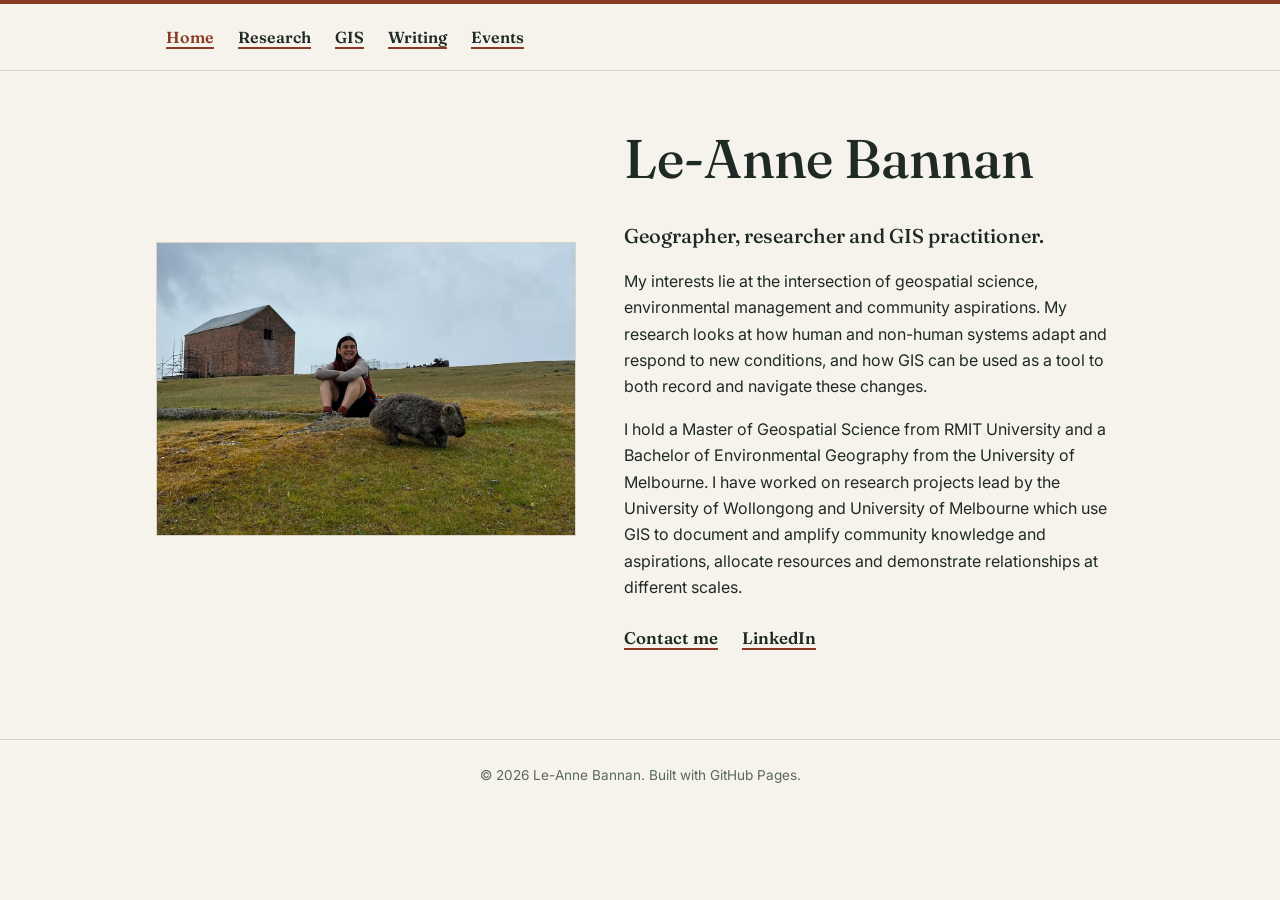
<file: index.html>
<!doctype html>
<html lang="en">
<head>
  <meta charset="utf-8">
  <meta name="viewport" content="width=device-width, initial-scale=1">
  <title>Le-Anne Bannan</title>
  <meta name="description" content="Le-Anne is a Melbourne-based geographer whose work focuses on community-led adaptation, participatory mapping and spatial science.">
  <link rel="preconnect" href="https://fonts.googleapis.com">
  <link rel="preconnect" href="https://fonts.gstatic.com" crossorigin>
  <link href="https://fonts.googleapis.com/css2?family=Fraunces:opsz,wght@9..144,400;9..144,500;9..144,600&family=Inter:wght@400;600&display=swap" rel="stylesheet">
  <link rel="stylesheet" href="style.css">
</head>
<body>
  <header class="site-header">
    <nav class="nav" aria-label="Main">
      <ul>
        <li><a class="link" href="index.html" aria-current="page">Home</a></li>
        <li><a class="link" href="research.html">Research</a></li>
        <li><a class="link" href="gis.html">GIS</a></li>
        <li><a class="link" href="writing.html">Writing</a></li>
        <li><a class="link" href="events.html">Events</a></li>
      </ul>
    </nav>
  </header>

  <main>
    <section class="hero">
      <!-- Put your photo in the images folder and keep this file name, or change it here -->
      <img src="images/profile.jpg" alt="Le sitting on the grass on Maria Island, Tasmania with a wombat walking past and a brick barn behind">
      <div>
        <h1>Le-Anne Bannan</h1>
        <p class="role">Geographer, researcher and GIS practitioner.</p>
        <p>My interests lie at the intersection of geospatial science, environmental management and community aspirations. My research looks at how human and non-human systems adapt and respond to new conditions, and how GIS can be used as a tool to both record and navigate these changes.</p>
        <p>I hold a Master of Geospatial Science from RMIT University and a Bachelor of Environmental Geography from the University of Melbourne. I have worked on research projects lead by the University of Wollongong and University of Melbourne which use GIS to document and amplify community knowledge and aspirations, allocate resources and demonstrate relationships at different scales.</p>
        <div class="links">
          <a class="button" href="mailto:leannebannan@gmail.com">Contact me</a>
          <a class="button" href="https://www.linkedin.com/in/le-anne-bannan" target="_blank" rel="noopener noreferrer">LinkedIn</a>
        </div>
      </div>
    </section>
  </main>

  <footer>&copy; <span id="year"></span> Le-Anne Bannan. Built with GitHub Pages.</footer>
  <script>document.getElementById("year").textContent = new Date().getFullYear();</script>
</body>
</html>
</file>
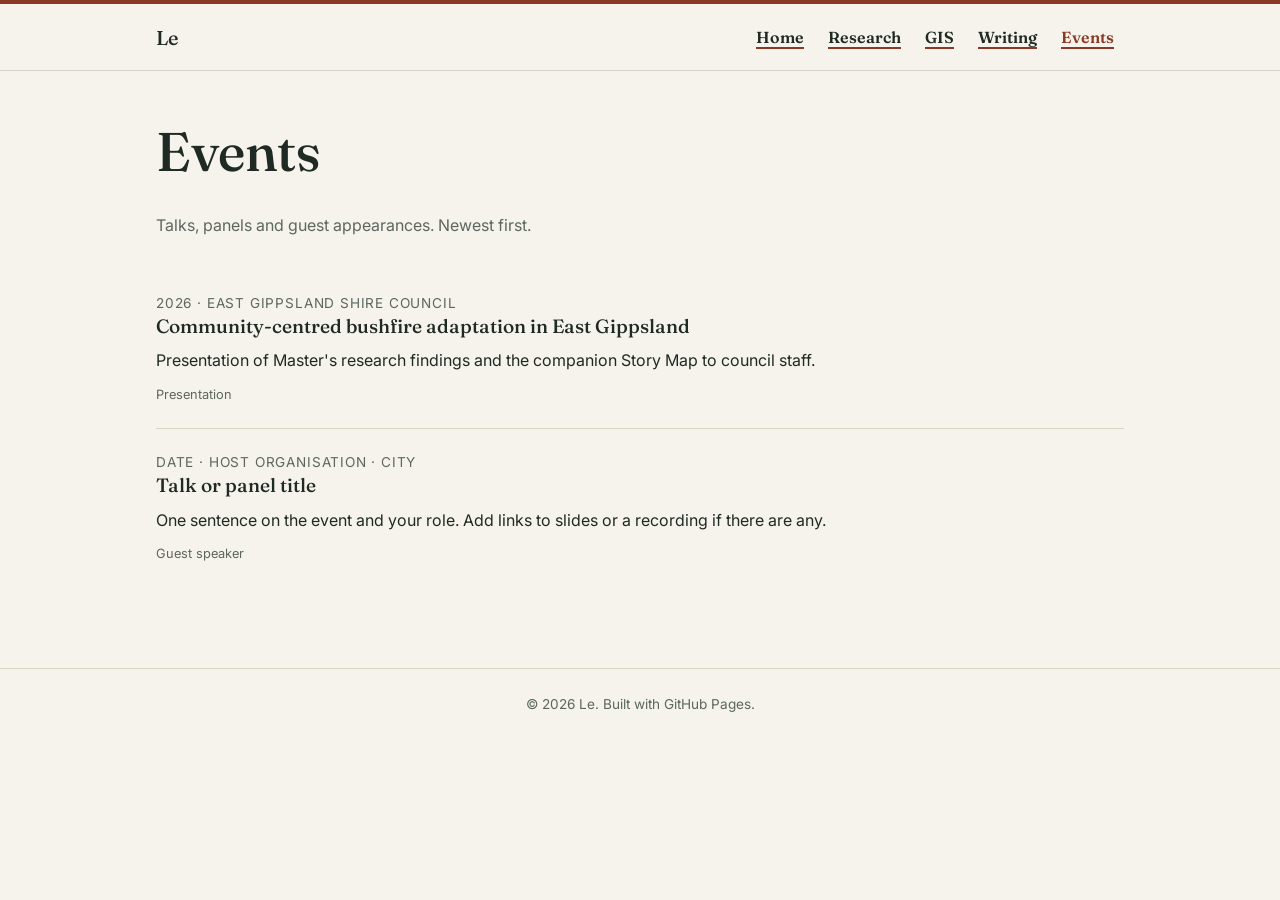
<file: events.html>
<!doctype html>
<html lang="en">
<head>
  <meta charset="utf-8">
  <meta name="viewport" content="width=device-width, initial-scale=1">
  <title>Events | Le</title>
  <meta name="description" content="Talks, panels and guest speaking appearances by Le.">
  <link rel="preconnect" href="https://fonts.googleapis.com">
  <link rel="preconnect" href="https://fonts.gstatic.com" crossorigin>
  <link href="https://fonts.googleapis.com/css2?family=Fraunces:opsz,wght@9..144,400;9..144,500;9..144,600&family=Inter:wght@400;600&display=swap" rel="stylesheet">
  <link rel="stylesheet" href="style.css">
</head>
<body>
  <header class="site-header">
    <nav class="nav" aria-label="Main">
      <a class="brand" href="index.html">Le</a>
      <ul>
        <li><a class="link" href="index.html">Home</a></li>
        <li><a class="link" href="research.html">Research</a></li>
        <li><a class="link" href="gis.html">GIS</a></li>
        <li><a class="link" href="writing.html">Writing</a></li>
        <li><a class="link" href="events.html" aria-current="page">Events</a></li>
      </ul>
    </nav>
  </header>

  <main>
    <h1>Events</h1>
    <p class="intro">Talks, panels and guest appearances. Newest first.</p>

    <!-- Copy this block for each event -->
    <article class="entry">
      <div class="meta">2026 &middot; East Gippsland Shire Council</div>
      <h3>Community-centred bushfire adaptation in East Gippsland</h3>
      <p>Presentation of Master's research findings and the companion Story Map to council staff.</p>
      <span class="tag">Presentation</span>
    </article>

    <article class="entry">
      <div class="meta">Date &middot; Host organisation &middot; City</div>
      <h3>Talk or panel title</h3>
      <p>One sentence on the event and your role. Add links to slides or a recording if there are any.</p>
      <span class="tag">Guest speaker</span>
    </article>
  </main>

  <footer>&copy; <span id="year"></span> Le. Built with GitHub Pages.</footer>
  <script>document.getElementById("year").textContent = new Date().getFullYear();</script>
</body>
</html>
</file>
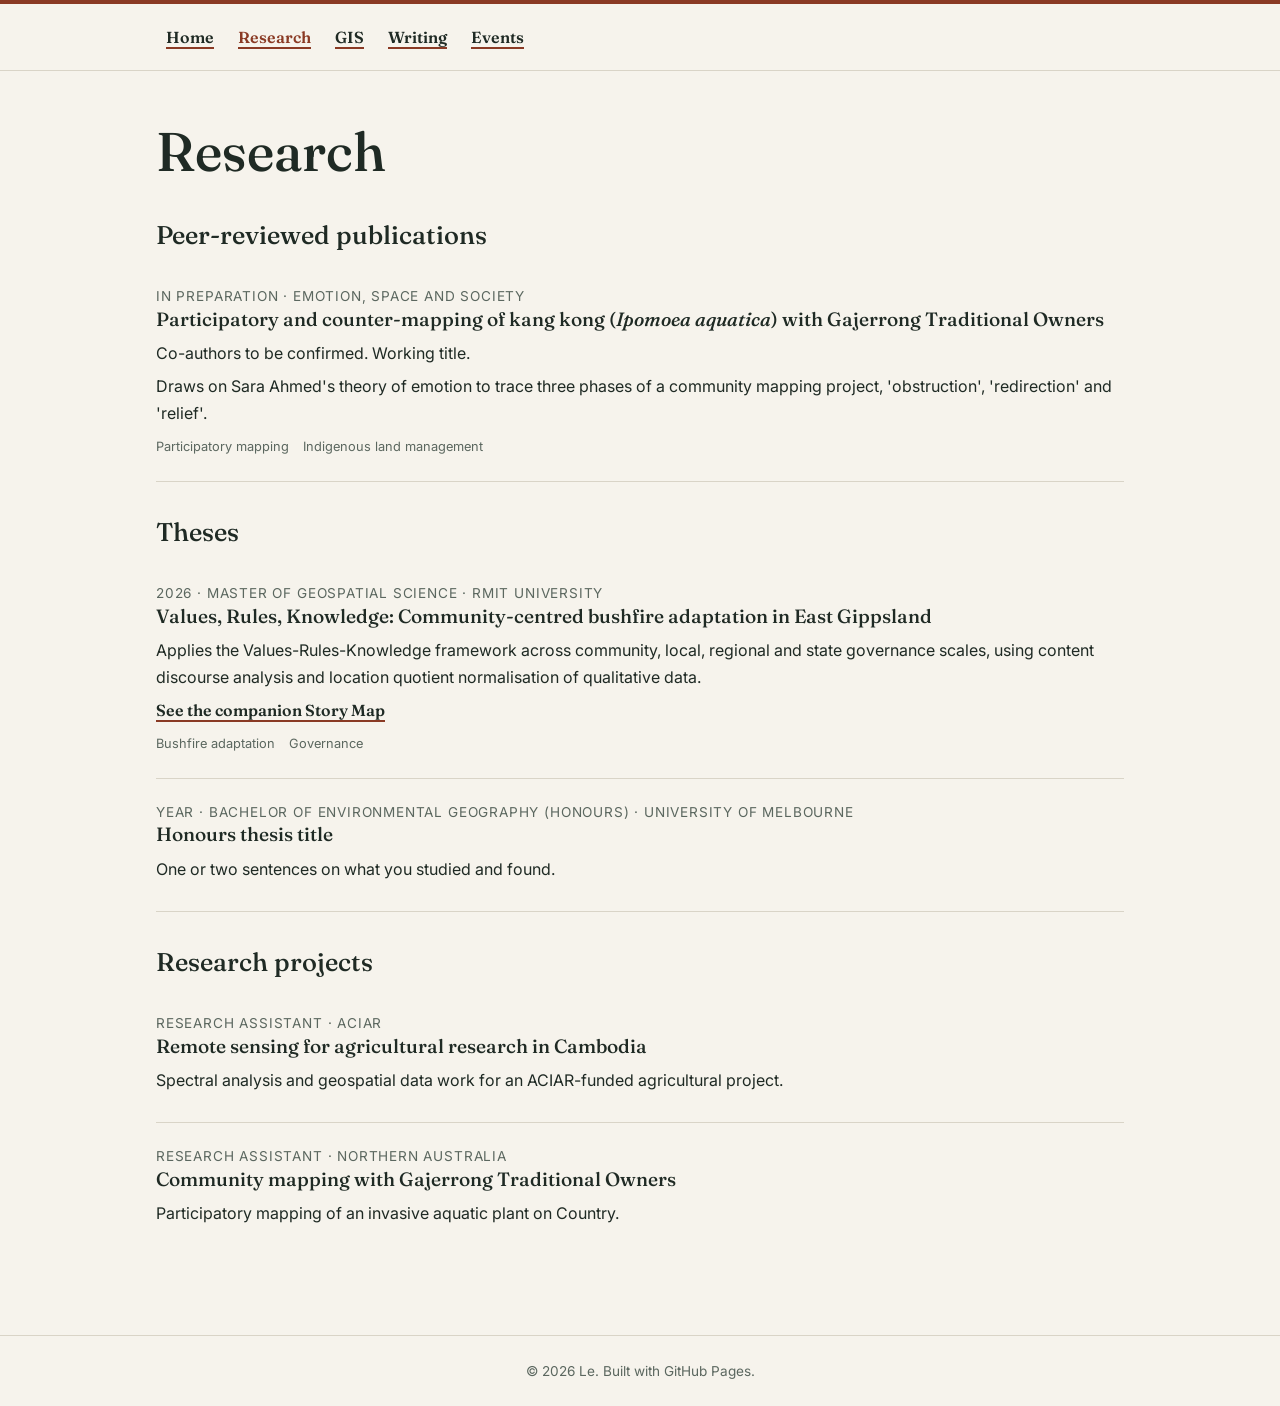
<file: research.html>
<!doctype html>
<html lang="en">
<head>
  <meta charset="utf-8">
  <meta name="viewport" content="width=device-width, initial-scale=1">
  <title>Research | Le-Anne Bannan</title>
  <meta name="description" content="Peer-reviewed publications, theses and research projects by Le.">
  <link rel="preconnect" href="https://fonts.googleapis.com">
  <link rel="preconnect" href="https://fonts.gstatic.com" crossorigin>
  <link href="https://fonts.googleapis.com/css2?family=Fraunces:opsz,wght@9..144,400;9..144,500;9..144,600&family=Inter:wght@400;600&display=swap" rel="stylesheet">
  <link rel="stylesheet" href="style.css">
</head>
<body>
  <header class="site-header">
    <nav class="nav" aria-label="Main">
      <ul>
        <li><a class="link" href="index.html">Home</a></li>
        <li><a class="link" href="research.html" aria-current="page">Research</a></li>
        <li><a class="link" href="gis.html">GIS</a></li>
        <li><a class="link" href="writing.html">Writing</a></li>
        <li><a class="link" href="events.html">Events</a></li>
      </ul>
    </nav>
  </header>

  <main>
    <h1>Research</h1>

    <h2>Peer-reviewed publications</h2>

    <!-- Copy this block for each publication. Newest first. -->
    <article class="entry">
      <div class="meta">In preparation &middot; Emotion, Space and Society</div>
      <h3>Participatory and counter-mapping of kang kong (<em>Ipomoea aquatica</em>) with Gajerrong Traditional Owners</h3>
      <p>Co-authors to be confirmed. Working title.</p>
      <p>Draws on Sara Ahmed's theory of emotion to trace three phases of a community mapping project, 'obstruction', 'redirection' and 'relief'.</p>
      <span class="tag">Participatory mapping</span><span class="tag">Indigenous land management</span>
    </article>

    <h2>Theses</h2>

    <article class="entry">
      <div class="meta">2026 &middot; Master of Geospatial Science &middot; RMIT University</div>
      <h3>Values, Rules, Knowledge: Community-centred bushfire adaptation in East Gippsland</h3>
      <p>Applies the Values-Rules-Knowledge framework across community, local, regional and state governance scales, using content discourse analysis and location quotient normalisation of qualitative data.</p>
      <p><a href="gis.html">See the companion Story Map</a></p>
      <span class="tag">Bushfire adaptation</span><span class="tag">Governance</span>
    </article>

    <article class="entry">
      <div class="meta">Year &middot; Bachelor of Environmental Geography (Honours) &middot; University of Melbourne</div>
      <h3>Honours thesis title</h3>
      <p>One or two sentences on what you studied and found.</p>
    </article>

    <h2>Research projects</h2>

    <article class="entry">
      <div class="meta">Research Assistant &middot; ACIAR</div>
      <h3>Remote sensing for agricultural research in Cambodia</h3>
      <p>Spectral analysis and geospatial data work for an ACIAR-funded agricultural project.</p>
    </article>

    <article class="entry">
      <div class="meta">Research Assistant &middot; Northern Australia</div>
      <h3>Community mapping with Gajerrong Traditional Owners</h3>
      <p>Participatory mapping of an invasive aquatic plant on Country.</p>
    </article>
  </main>

  <footer>&copy; <span id="year"></span> Le. Built with GitHub Pages.</footer>
  <script>document.getElementById("year").textContent = new Date().getFullYear();</script>
</body>
</html>
</file>
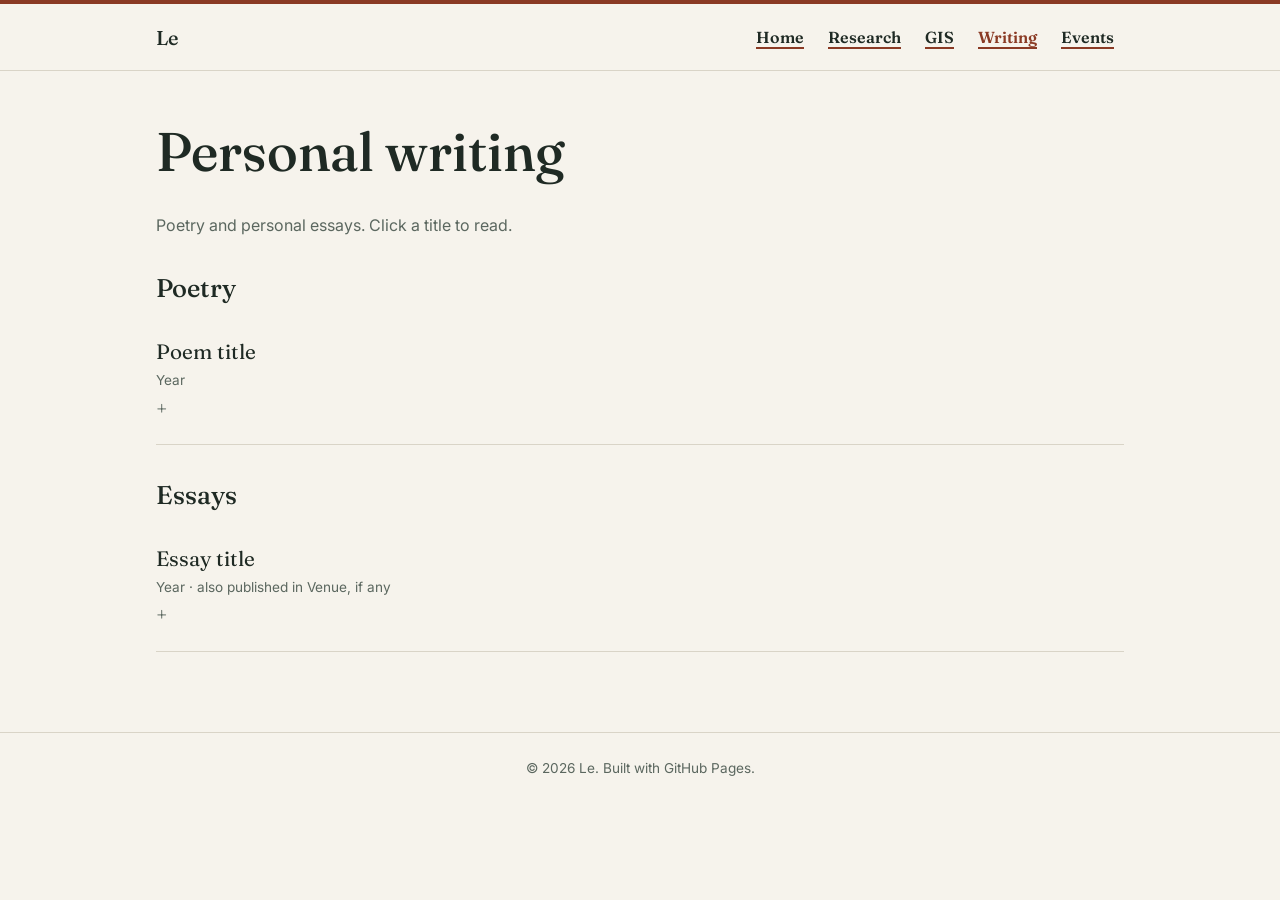
<file: writing.html>
<!doctype html>
<html lang="en">
<head>
  <meta charset="utf-8">
  <meta name="viewport" content="width=device-width, initial-scale=1">
  <title>Writing | Le</title>
  <meta name="description" content="Poetry and personal essays by Le.">
  <link rel="preconnect" href="https://fonts.googleapis.com">
  <link rel="preconnect" href="https://fonts.gstatic.com" crossorigin>
  <link href="https://fonts.googleapis.com/css2?family=Fraunces:opsz,wght@9..144,400;9..144,500;9..144,600&family=Inter:wght@400;600&display=swap" rel="stylesheet">
  <link rel="stylesheet" href="style.css">
</head>
<body>
  <header class="site-header">
    <nav class="nav" aria-label="Main">
      <a class="brand" href="index.html">Le</a>
      <ul>
        <li><a class="link" href="index.html">Home</a></li>
        <li><a class="link" href="research.html">Research</a></li>
        <li><a class="link" href="gis.html">GIS</a></li>
        <li><a class="link" href="writing.html" aria-current="page">Writing</a></li>
        <li><a class="link" href="events.html">Events</a></li>
      </ul>
    </nav>
  </header>

  <main>
    <h1>Personal writing</h1>
    <p class="intro">Poetry and personal essays. Click a title to read.</p>

    <h2>Poetry</h2>

    <!--
      Copy a details block for each poem. Line breaks you type inside
      the poem div are kept exactly, so paste the poem as written.
    -->
    <details class="piece">
      <summary>Poem title <span class="meta">Year</span></summary>
      <div class="poem">First line of the poem
Second line of the poem

A new stanza starts after a blank line</div>
    </details>

    <h2>Essays</h2>

    <!-- Copy a details block for each essay. Use a p tag for each paragraph. -->
    <details class="piece">
      <summary>Essay title <span class="meta">Year &middot; also published in Venue, if any</span></summary>
      <div class="essay">
        <p>First paragraph.</p>
        <p>Second paragraph.</p>
      </div>
    </details>
  </main>

  <footer>&copy; <span id="year"></span> Le. Built with GitHub Pages.</footer>
  <script>document.getElementById("year").textContent = new Date().getFullYear();</script>
</body>
</html>
</file>
<file: style.css>
/* ---------- Colours and type ---------- */
:root {
  --bg: #f6f3ec;
  --surface: #ffffff;
  --ink: #1f2a24;
  --muted: #5b675f;
  --accent: #8a3a24;
  --accent-soft: transparent;
  --line: #d9d4c7;
  --radius: 0;
  --max: 1000px;
  --serif: "Fraunces", Georgia, serif;
  --sans: "Inter", system-ui, -apple-system, sans-serif;
}

* { box-sizing: border-box; }

html { scroll-behavior: smooth; }

body {
  margin: 0;
  background: var(--bg);
  color: var(--ink);
  font-family: var(--sans);
  font-size: 16px;
  line-height: 1.65;
}

img { max-width: 100%; display: block; }

a {
  color: var(--ink);
  font-family: var(--serif);
  font-weight: 600;
  text-decoration: underline;
  text-decoration-color: var(--accent);
  text-decoration-thickness: 1.5px;
  text-underline-offset: 4px;
}

a:hover { color: var(--accent); text-decoration-thickness: 2px; }

h1, h2, h3 {
  font-family: var(--serif);
  font-weight: 500;
  line-height: 1.2;
  margin: 0 0 0.5em;
}

h1 { font-size: clamp(2.2rem, 5vw, 3.4rem); }
h2 { font-size: 1.6rem; margin-top: 2.2rem; }
h3 { font-size: 1.2rem; }

/* ---------- Header and navigation ---------- */
.site-header {
  border-top: 4px solid var(--accent);
  border-bottom: 1px solid var(--line);
  background: var(--bg);
  position: sticky;
  top: 0;
  z-index: 10;
}

.nav {
  max-width: var(--max);
  margin: 0 auto;
  padding: 14px 16px;
  display: flex;
  align-items: center;
  justify-content: space-between;
  gap: 16px;
  flex-wrap: wrap;
}

.brand {
  font-family: var(--serif);
  font-size: 1.25rem;
  font-weight: 500;
  color: var(--ink);
  text-decoration: none;
}

.nav ul {
  list-style: none;
  margin: 0;
  padding: 0;
  display: flex;
  gap: 4px;
  flex-wrap: wrap;
}

.nav a.link {
  display: block;
  padding: 6px 10px;
  color: var(--ink);
  font-size: 1rem;
}

.nav a.link[aria-current="page"] { color: var(--accent); text-decoration-thickness: 2px; }

/* ---------- Page layout ---------- */
main {
  max-width: var(--max);
  margin: 0 auto;
  padding: 48px 16px 80px;
}

.intro { max-width: 680px; color: var(--muted); margin-bottom: 2rem; }

/* ---------- Home ---------- */
.hero {
  display: grid;
  grid-template-columns: 420px 1fr;
  gap: 48px;
  align-items: center;
  min-height: 60vh;
}

.hero img {
  width: 100%;
  aspect-ratio: 10 / 7;
  object-fit: cover;
  border-radius: var(--radius);
  border: 1px solid var(--line);
}

.hero .role {
  font-family: var(--serif);
  font-size: 1.25rem;
  font-weight: 500;
  color: var(--ink);
  margin-bottom: 1rem;
}

.hero .links { display: flex; gap: 12px; flex-wrap: wrap; margin-top: 1.5rem; }

.button { display: inline-block; font-size: 1.05rem; }

.hero .links { gap: 24px; }

@media (max-width: 720px) {
  .hero { grid-template-columns: 1fr; gap: 28px; }
  .hero img { max-width: 100%; }
}

/* ---------- Lists (research, events) ---------- */
.entry {
  padding: 22px 0;
  border-bottom: 1px solid var(--line);
}

.entry:last-child { border-bottom: none; }

.entry .meta {
  font-size: 0.85rem;
  color: var(--muted);
  text-transform: uppercase;
  letter-spacing: 0.06em;
}

.entry p { margin: 0.4em 0; }

.tag {
  display: inline-block;
  font-size: 0.8rem;
  color: var(--muted);
  margin-right: 14px;
}

/* ---------- GIS gallery ---------- */
.grid {
  display: grid;
  grid-template-columns: repeat(auto-fill, minmax(280px, 1fr));
  gap: 24px;
}

.card {
  background: var(--surface);
  border: 1px solid var(--line);
  border-radius: var(--radius);
  overflow: hidden;
  display: flex;
  flex-direction: column;
}

.card img { aspect-ratio: 4 / 3; object-fit: cover; width: 100%; }
.card .body { padding: 16px 18px 20px; }
.card .body p { margin: 0.3em 0; color: var(--muted); font-size: 0.95rem; }

.embed {
  background: var(--surface);
  border: 1px solid var(--line);
  border-radius: var(--radius);
  overflow: hidden;
  margin-bottom: 32px;
}

.embed iframe { width: 100%; height: 560px; border: 0; display: block; }
.embed .body { padding: 16px 18px 20px; }
.embed .body p { margin: 0.3em 0; color: var(--muted); }

@media (max-width: 720px) { .embed iframe { height: 420px; } }

/* ---------- Writing ---------- */
details.piece {
  border-bottom: 1px solid var(--line);
  padding: 18px 0;
}

details.piece summary {
  cursor: pointer;
  list-style: none;
  font-family: var(--serif);
  font-size: 1.3rem;
}

details.piece summary::-webkit-details-marker { display: none; }
details.piece summary::after { content: " +"; color: var(--muted); }
details.piece[open] summary::after { content: " \2212"; }

details.piece .meta { display: block; font-family: var(--sans); font-size: 0.85rem; color: var(--muted); }

.poem { white-space: pre-line; font-family: var(--serif); font-size: 1.1rem; line-height: 1.8; margin-top: 1rem; }
.essay { max-width: 680px; margin-top: 1rem; }

/* ---------- Footer ---------- */
footer {
  border-top: 1px solid var(--line);
  color: var(--muted);
  font-size: 0.85rem;
  text-align: center;
  padding: 24px 16px;
}

/* Card links keep plain text, title gets the underline */
.card { text-decoration: none; font-family: var(--sans); font-weight: 400; }
.card h3 { text-decoration: underline; text-decoration-color: var(--accent); text-decoration-thickness: 1px; text-underline-offset: 4px; }
</file>
